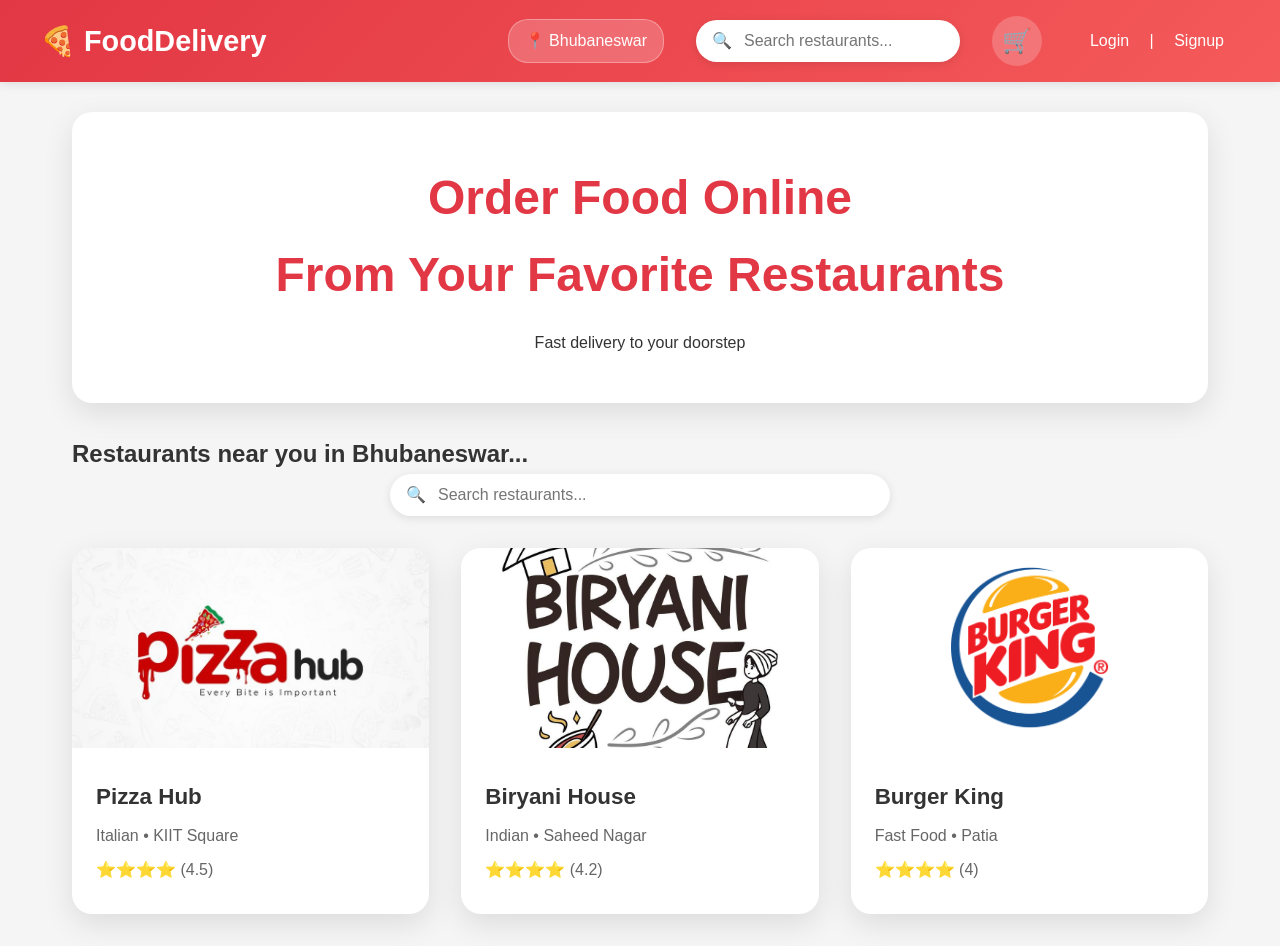
<file: index.html>
<!DOCTYPE html>
<html lang="en">
<head>
  <meta charset="UTF-8">
  <meta name="viewport" content="width=device-width, initial-scale=1.0">
  <title>Food Delivery - Home</title>
  <link rel="stylesheet" href="style.css">
</head>
<body>
  <div id="header-placeholder"></div>

  <main>
    <section class="hero">
      <h1>Order Food Online<br>From Your Favorite Restaurants</h1>
      <p>Fast delivery to your doorstep</p>
    </section>

    <div class="search-section">
      <h2>Restaurants near you in <span id="current-location">Bhubaneswar</span><span>...</span></h2>
      <div class="search-bar" style="max-width: 500px; margin: 0 auto 2rem;">
        <span class="search-icon">🔍</span>
        <input type="text" class="search-input" id="search-input" placeholder="Search restaurants..." oninput="searchRestaurants()">
      </div>
    </div>

    <section class="restaurants-section">
      <div id="cardContainer" class="restaurants-grid">
        <!-- Restaurants populated by JS -->
      </div>
    </section>
  </main>

  <script src="script.js"></script>
  <script>
    window.onload = function() {
      loadHeader();
      document.getElementById('current-location').textContent = currentLocation;
      displayRestaurants(restaurants);
    };
  </script>
</body>
</html>
</file>
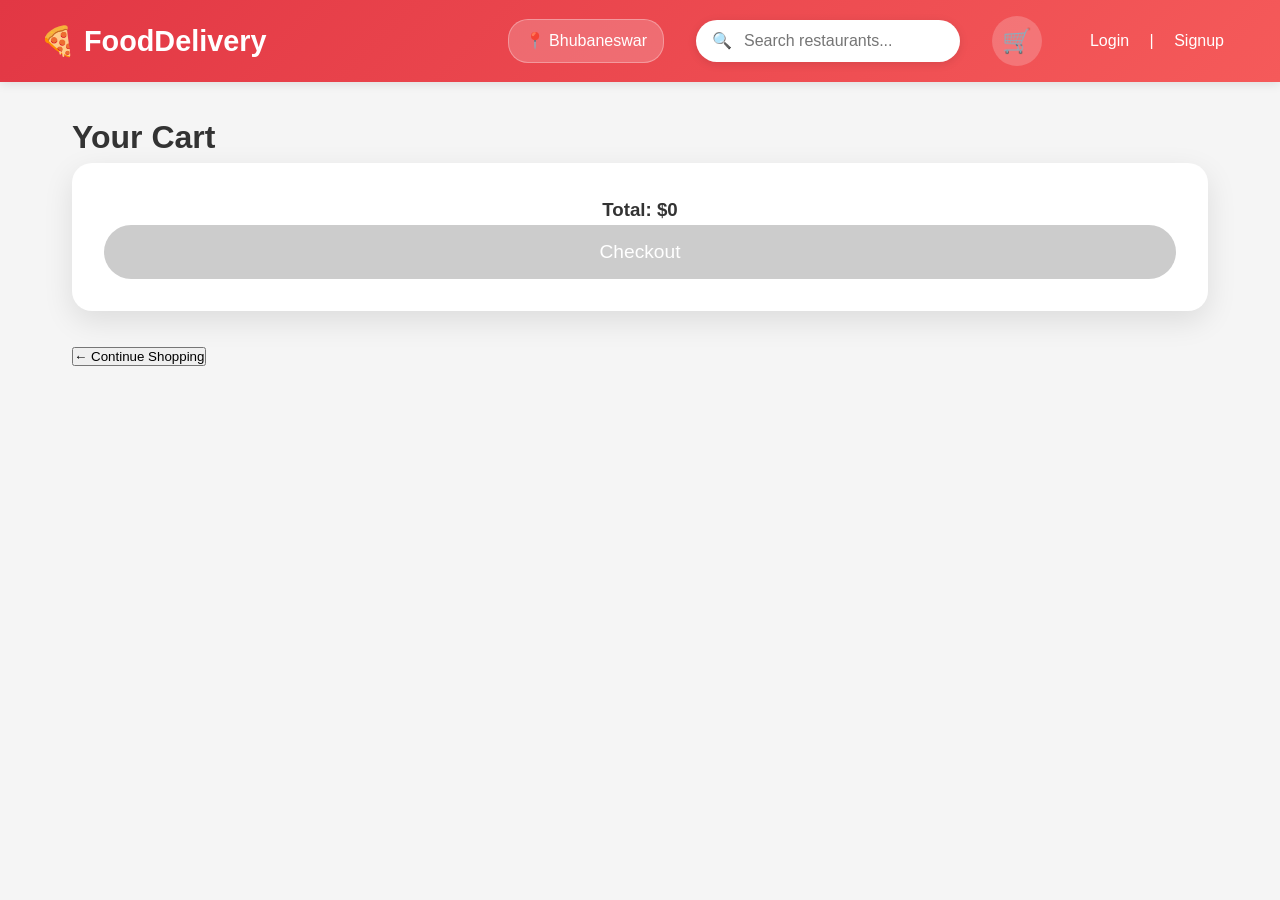
<file: cart.html>
<!DOCTYPE html>
<html lang="en">
<head>
  <meta charset="UTF-8">
  <meta name="viewport" content="width=device-width, initial-scale=1.0">
  <title>Cart - Food Delivery</title>
  <link rel="stylesheet" href="style.css">
</head>
<body>
  <!-- Header will be injected by JS -->
  <div id="header-placeholder"></div>

  <main class="cart-page">
    <h1>Your Cart</h1>
    <div id="cart-items-container">
      <!-- Cart items populated by JS -->
      <p id="empty-cart" class="empty-cart">Your cart is empty. <a href="index.html">Continue shopping</a></p>
    </div>
    <div class="cart-total">
      <h3>Total: $<span id="cart-total">0</span></h3>
      <button id="checkout-btn" onclick="checkout()" disabled>Checkout</button>
    </div>
    <button onclick="goHome()">← Continue Shopping</button>
  </main>

  <script src="script.js"></script>
  <script>
    window.onload = function() {
      loadHeader();
      displayCart();
    };
  </script>
</body>
</html>
</file>
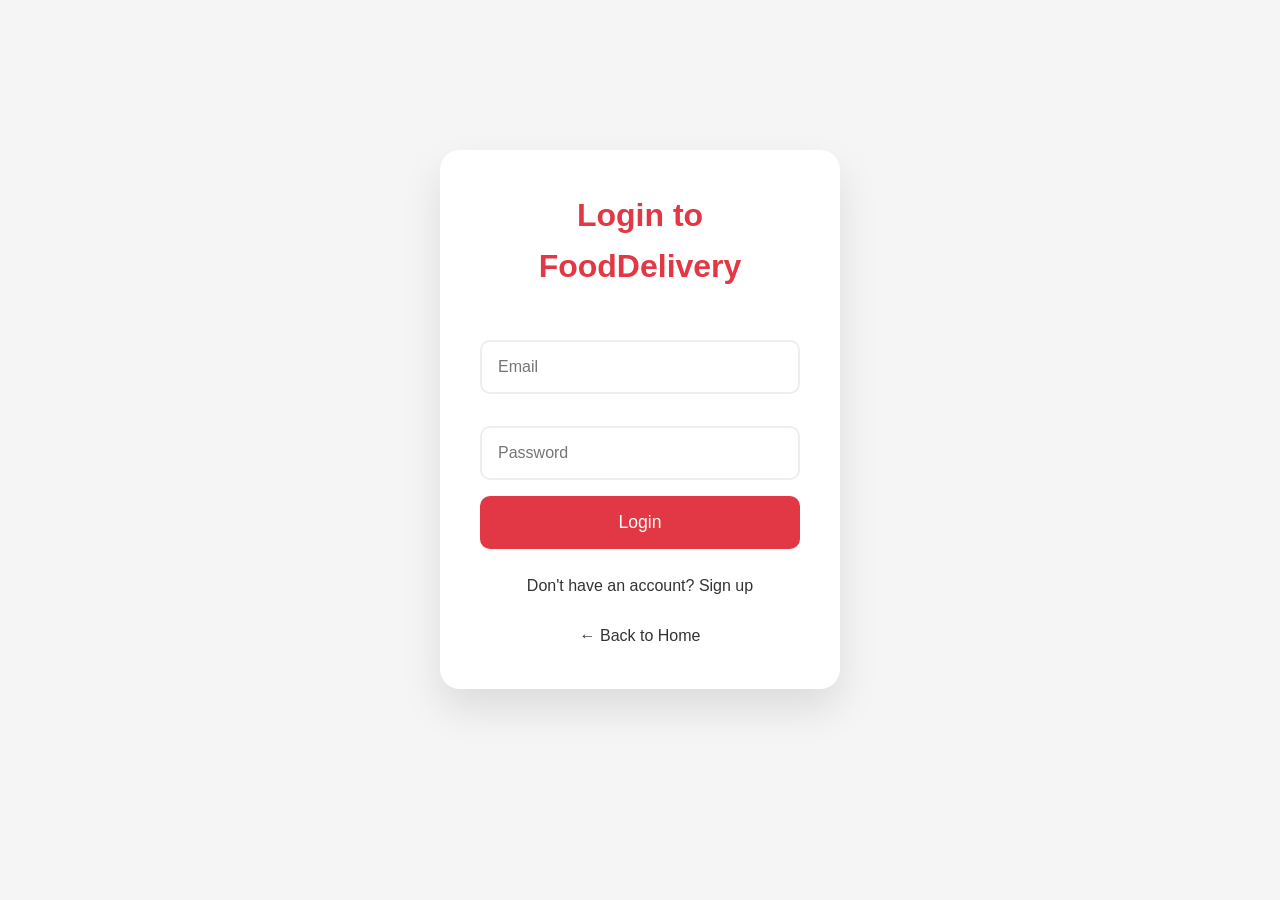
<file: login.html>
<!DOCTYPE html>
<html lang="en">
<head>
  <meta charset="UTF-8">
  <meta name="viewport" content="width=device-width, initial-scale=1.0">
  <title>Login - Food Delivery</title>
  <link rel="stylesheet" href="style.css">
</head>
<body class="auth-body">
  <div class="auth-container">
    <h2>Login to FoodDelivery</h2>
    <input type="email" id="email" placeholder="Email" required>
    <input type="password" id="password" placeholder="Password" required minlength="6">
    <button onclick="login()">Login</button>
    <p>Don't have an account? <a href="signup.html">Sign up</a></p>
    <p><a href="index.html">← Back to Home</a></p>
  </div>

  <script src="script.js"></script>
</body>
</html>
</file>
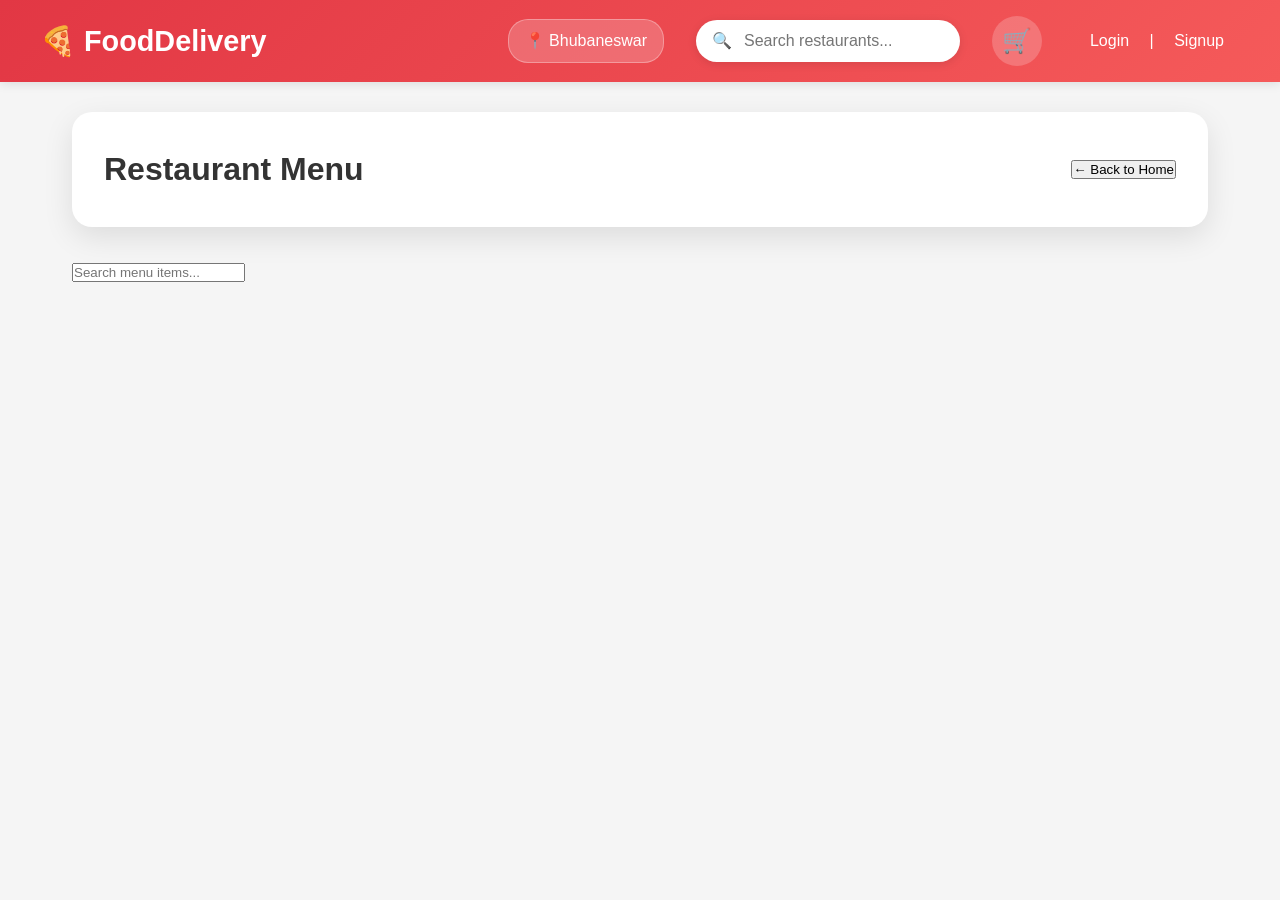
<file: menu.html>
<!DOCTYPE html>
<html lang="en">
<head>
  <meta charset="UTF-8">
  <meta name="viewport" content="width=device-width, initial-scale=1.0">
  <title>Menu - Food Delivery</title>
  <link rel="stylesheet" href="style.css">
</head>
<body>
  <!-- Header will be injected by JS -->
  <div id="header-placeholder"></div>

  <main class="menu-page">
    <div class="restaurant-header">
      <h1 id="restaurant-name">Restaurant Menu</h1>
      <button onclick="goHome()">← Back to Home</button>
    </div>
    <div class="search-bar">
      <input type="text" id="menu-search" placeholder="Search menu items..." oninput="searchMenu()">
    </div>
    <div id="menu-items-container" class="menu-grid">
      <!-- Menu items populated by JS -->
    </div>
  </main>

  <!-- Cart modal will be injected by JS -->

  <script src="script.js"></script>
  <script>
    // Load menu on page load
    window.onload = function() {
      loadHeader();
      // Get restaurant ID from URL or sessionStorage
      const urlParams = new URLSearchParams(window.location.search);
      const id = parseInt(urlParams.get('id')) || parseInt(sessionStorage.getItem('currentRestaurantId'));
      if (id) {
        sessionStorage.setItem('currentRestaurantId', id);
        const restaurant = getCurrentRestaurant();
        if (restaurant) {
          document.getElementById('restaurant-name').textContent = restaurant.name;
          displayMenu(restaurant);
        }
      }
    };
  </script>
</body>
</html>
</file>
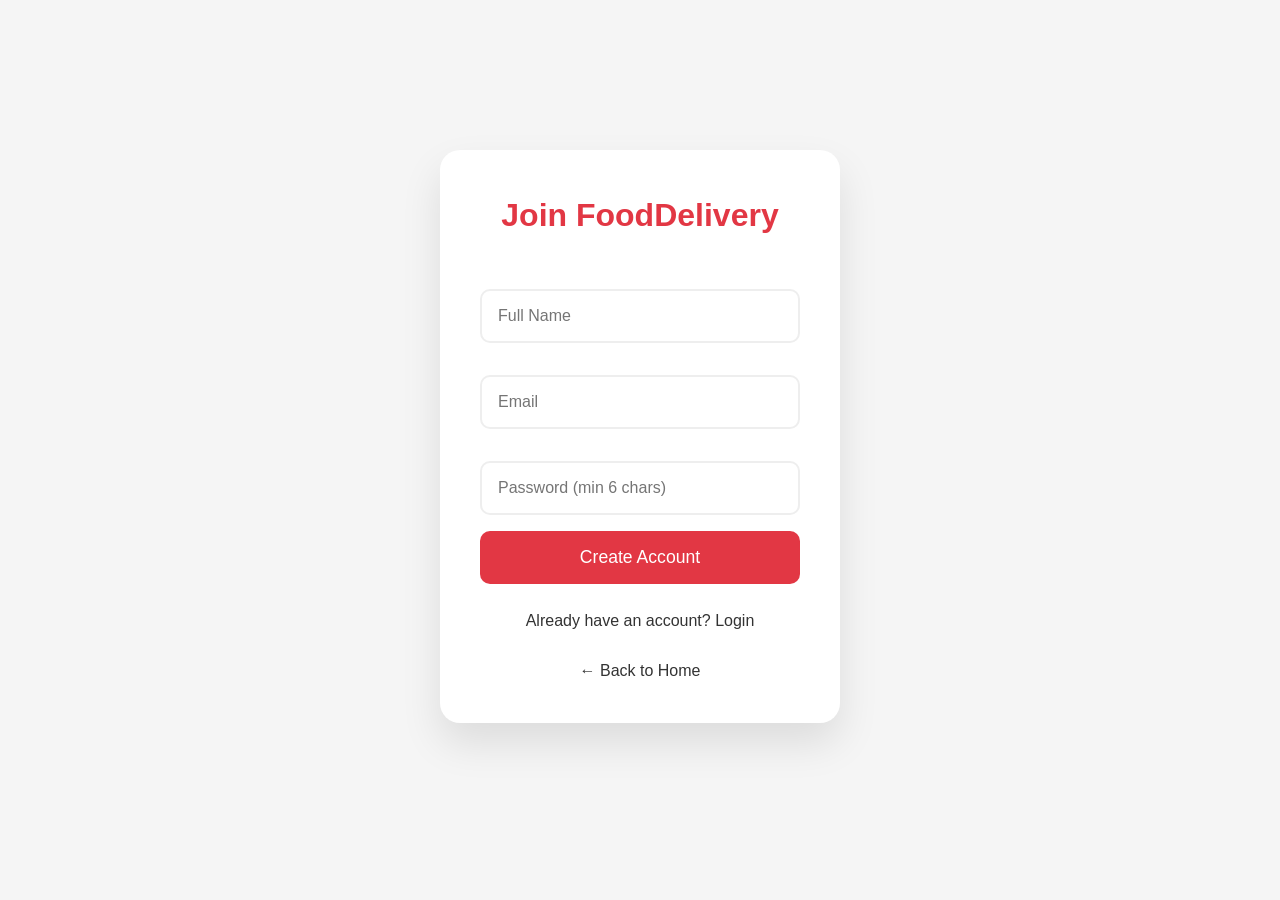
<file: signup.html>
<!DOCTYPE html>
<html lang="en">
<head>
  <meta charset="UTF-8">
  <meta name="viewport" content="width=device-width, initial-scale=1.0">
  <title>Signup - Food Delivery</title>
  <link rel="stylesheet" href="style.css">
</head>
<body class="auth-body">
  <div class="auth-container">
    <h2>Join FoodDelivery</h2>
    <input type="text" id="name" placeholder="Full Name" required>
    <input type="email" id="email" placeholder="Email" required>
    <input type="password" id="password" placeholder="Password (min 6 chars)" required minlength="6">
    <button onclick="signup()">Create Account</button>
    <p>Already have an account? <a href="login.html">Login</a></p>
    <p><a href="index.html">← Back to Home</a></p>
  </div>

  <script src="script.js"></script>
</body>
</html>
</file>
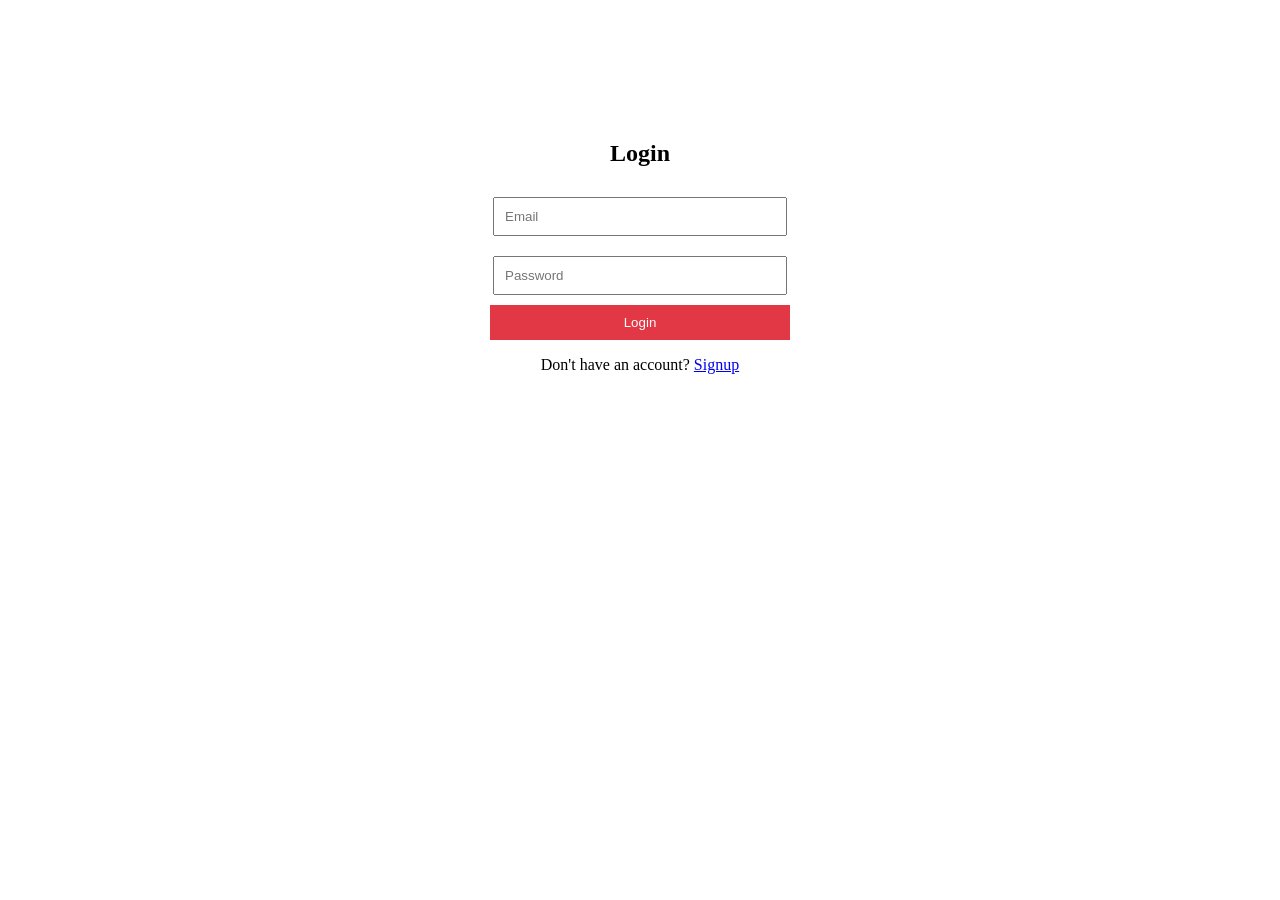
<file: frontend/login.html>
<!DOCTYPE html>
<html>
<head>
  <title>Login</title>
  <link rel="stylesheet" href="style.css">
</head>
<body>

<div class="auth-container">
  <h2>Login</h2>
  <input type="email" id="email" placeholder="Email">
  <input type="password" id="password" placeholder="Password">
  <button onclick="login()">Login</button>

  <p>Don't have an account? <a href="signup.html">Signup</a></p>
</div>

<script src="script.js"></script>
</body>
</html>
</file>
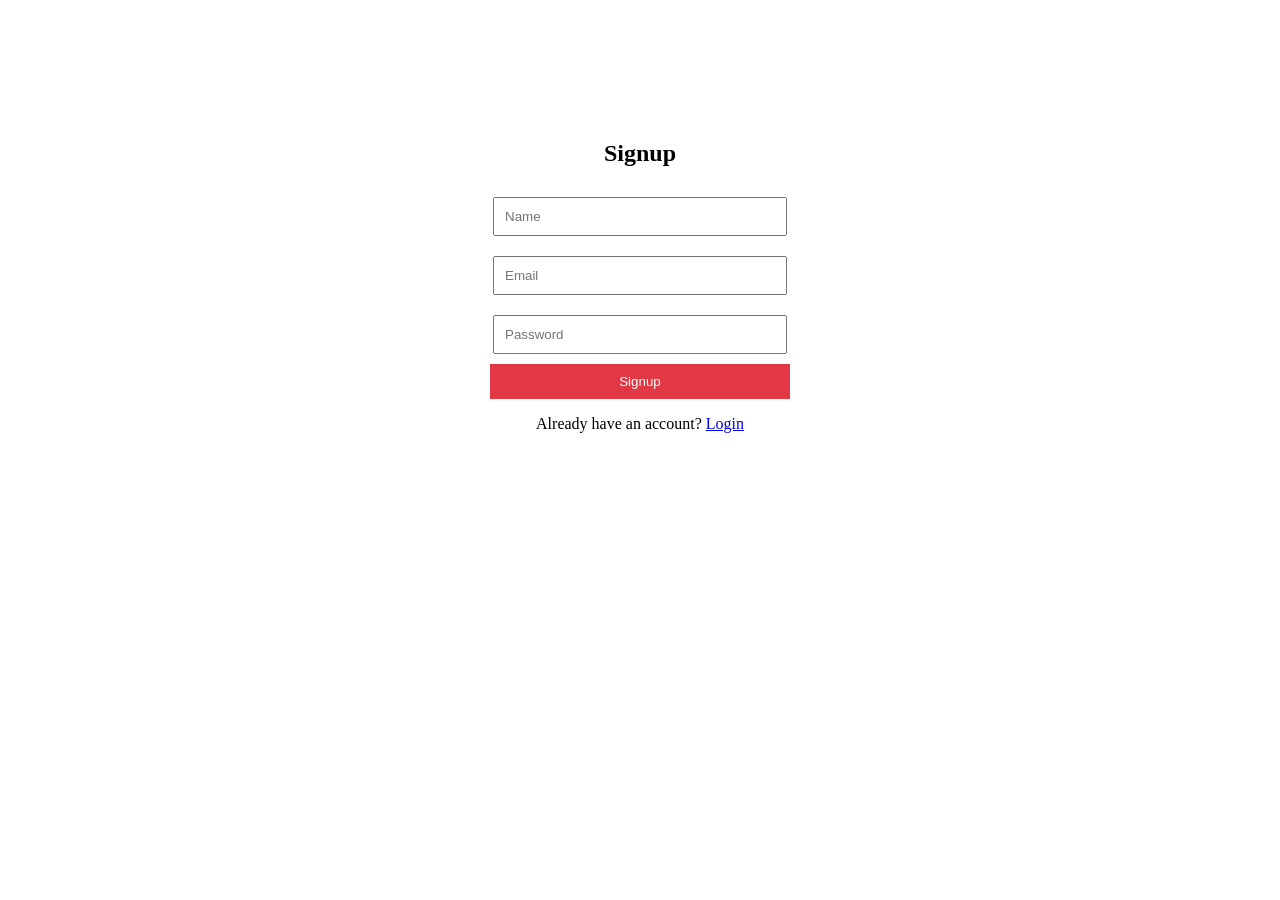
<file: frontend/signup.html>
<!DOCTYPE html>
<html>
<head>
  <title>Signup</title>
  <link rel="stylesheet" href="style.css">
</head>
<body>

<div class="auth-container">
  <h2>Signup</h2>
  <input type="text" id="name" placeholder="Name">
  <input type="email" id="email" placeholder="Email">
  <input type="password" id="password" placeholder="Password">
  <button onclick="signup()">Signup</button>

  <p>Already have an account? <a href="login.html">Login</a></p>
</div>

<script src="script.js"></script>
</body>
</html>
</file>
<file: style.css>
/* Food Delivery App Styles - Complete Responsive Design */

* {
  margin: 0;
  padding: 0;
  box-sizing: border-box;
}

body {
  font-family: 'Arial', sans-serif;
  background-color: #f5f5f5;
  color: #333;
  line-height: 1.6;
}

a { text-decoration: none; color: inherit; }

/* Header */
.header {
  background: linear-gradient(135deg, #e23744, #f55a5a);
  color: white;
  padding: 1rem 2rem;
  position: fixed;
  top: 0;
  width: 100%;
  z-index: 1000;
  box-shadow: 0 2px 10px rgba(0,0,0,0.1);
}

.header-content {
  max-width: 1200px;
  margin: 0 auto;
  display: flex;
  justify-content: space-between;
  align-items: center;
}

.logo {
  font-size: 1.8rem;
  font-weight: bold;
}

.nav-right {
  display: flex;
  align-items: center;
  gap: 2rem;
}

.location-btn {
  background: rgba(255,255,255,0.2);
  border: 1px solid rgba(255,255,255,0.3);
  padding: 0.5rem 1rem;
  border-radius: 20px;
  cursor: pointer;
  transition: all 0.3s;
}

.location-btn:hover { background: rgba(255,255,255,0.3); }

.search-bar {
  position: relative;
  max-width: 400px;
}

.search-input {
  width: 100%;
  padding: 0.75rem 1rem 0.75rem 3rem;
  border: none;
  border-radius: 25px;
  font-size: 1rem;
  box-shadow: 0 2px 10px rgba(0,0,0,0.1);
}

.search-icon {
  position: absolute;
  left: 1rem;
  top: 50%;
  transform: translateY(-50%);
  color: #666;
}

.cart-btn {
  position: relative;
  background: rgba(255,255,255,0.2);
  border: none;
  width: 50px;
  height: 50px;
  border-radius: 50%;
  cursor: pointer;
  transition: all 0.3s;
  display: flex;
  align-items: center;
  justify-content: center;
  font-size: 1.5rem;
}

.cart-btn:hover { background: rgba(255,255,255,0.3); transform: scale(1.05); }

.cart-count {
  position: absolute;
  top: -5px;
  right: -5px;
  background: #ff4444;
  color: white;
  border-radius: 50%;
  width: 20px;
  height: 20px;
  font-size: 0.8rem;
  display: flex;
  align-items: center;
  justify-content: center;
}

.auth-links a {
  color: white;
  padding: 0.5rem 1rem;
  border-radius: 20px;
  transition: background 0.3s;
}

.auth-links a:hover { background: rgba(255,255,255,0.2); }

/* Main content padding for fixed header */
main { margin-top: 80px; padding: 2rem; max-width: 1200px; margin-left: auto; margin-right: auto; }

/* Home page */
.hero {
  text-align: center;
  padding: 3rem 0;
  background: white;
  border-radius: 20px;
  margin-bottom: 2rem;
  box-shadow: 0 10px 30px rgba(0,0,0,0.1);
}

.hero h1 { font-size: 3rem; color: #e23744; margin-bottom: 1rem; }

.restaurants-grid {
  display: grid;
  grid-template-columns: repeat(auto-fill, minmax(300px, 1fr));
  gap: 2rem;
  margin-top: 2rem;
}

.card {
  background: white;
  border-radius: 20px;
  overflow: hidden;
  box-shadow: 0 10px 30px rgba(0,0,0,0.1);
  transition: transform 0.3s, box-shadow 0.3s;
  cursor: pointer;
}

.card:hover {
  transform: translateY(-10px);
  box-shadow: 0 20px 40px rgba(0,0,0,0.2);
}

.card img {
  width: 100%;
  height: 200px;
  object-fit: cover;
}

.card-content {
  padding: 1.5rem;
}

.card h3 { font-size: 1.4rem; margin-bottom: 0.5rem; color: #333; }

.card p { color: #666; margin-bottom: 0.5rem; }

/* Menu page */
.menu-page { margin-top: 80px; }

.restaurant-header {
  display: flex;
  justify-content: space-between;
  align-items: center;
  background: white;
  padding: 2rem;
  border-radius: 20px;
  margin-bottom: 2rem;
  box-shadow: 0 10px 30px rgba(0,0,0,0.1);
}

.menu-grid {
  display: grid;
  grid-template-columns: repeat(auto-fill, minmax(280px, 1fr));
  gap: 1.5rem;
}

.menu-item {
  background: white;
  border-radius: 15px;
  padding: 1.5rem;
  box-shadow: 0 5px 20px rgba(0,0,0,0.1);
  transition: transform 0.3s;
}

.menu-item:hover { transform: translateY(-5px); }

.menu-item img {
  width: 100%;
  height: 150px;
  object-fit: cover;
  border-radius: 10px;
  margin-bottom: 1rem;
}

.menu-item h4 { margin-bottom: 0.5rem; color: #333; }

.menu-item .price { font-size: 1.2rem; font-weight: bold; color: #e23744; margin-bottom: 1rem; }

.add-to-cart-btn {
  background: #e23744;
  color: white;
  border: none;
  padding: 0.75rem 1.5rem;
  border-radius: 25px;
  cursor: pointer;
  width: 100%;
  font-weight: bold;
  transition: background 0.3s;
}

.add-to-cart-btn:hover { background: #d52c3a; }

/* Cart page */
.cart-page { margin-top: 80px; }

.cart-items {
  display: flex;
  flex-direction: column;
  gap: 1rem;
  margin-bottom: 2rem;
}

.cart-item {
  background: white;
  padding: 1.5rem;
  border-radius: 15px;
  display: flex;
  justify-content: space-between;
  align-items: center;
  box-shadow: 0 5px 20px rgba(0,0,0,0.1);
}

.cart-item-info h4 { margin-bottom: 0.5rem; }

.cart-item-controls {
  display: flex;
  align-items: center;
  gap: 1rem;
}

.quantity-btn {
  background: #e23744;
  color: white;
  border: none;
  width: 30px;
  height: 30px;
  border-radius: 50%;
  cursor: pointer;
  display: flex;
  align-items: center;
  justify-content: center;
}

.remove-btn {
  background: #ff4444;
  color: white;
  border: none;
  padding: 0.5rem 1rem;
  border-radius: 20px;
  cursor: pointer;
}

.cart-total {
  background: white;
  padding: 2rem;
  border-radius: 20px;
  text-align: center;
  box-shadow: 0 10px 30px rgba(0,0,0,0.1);
  margin-bottom: 2rem;
}

#checkout-btn {
  background: #28a745;
  color: white;
  border: none;
  padding: 1rem 3rem;
  border-radius: 30px;
  font-size: 1.2rem;
  cursor: pointer;
  width: 100%;
  transition: background 0.3s;
}

#checkout-btn:hover:not(:disabled) { background: #218838; }

#checkout-btn:disabled { background: #ccc; cursor: not-allowed; }

.empty-cart { text-align: center; padding: 3rem; color: #666; font-size: 1.2rem; }

/* Auth pages */
.auth-container {
  width: 90%;
  max-width: 400px;
  margin: 150px auto;
  text-align: center;
  background: white;
  padding: 2.5rem;
  border-radius: 20px;
  box-shadow: 0 20px 40px rgba(0,0,0,0.1);
}

.auth-container h2 { color: #e23744; margin-bottom: 2rem; font-size: 2rem; }

.auth-container input {
  width: 100%;
  padding: 1rem;
  margin: 1rem 0;
  border: 2px solid #eee;
  border-radius: 10px;
  font-size: 1rem;
  transition: border-color 0.3s;
}

.auth-container input:focus {
  outline: none;
  border-color: #e23744;
}

.auth-container button {
  width: 100%;
  padding: 1rem;
  background: #e23744;
  color: white;
  border: none;
  border-radius: 10px;
  font-size: 1.1rem;
  cursor: pointer;
  transition: background 0.3s;
}

.auth-container button:hover { background: #d52c3a; }

.auth-container p { margin-top: 1.5rem; }

/* Modals */
.modal {
  display: none;
  position: fixed;
  top: 0;
  left: 0;
  width: 100%;
  height: 100%;
  background: rgba(0,0,0,0.5);
  z-index: 2000;
  align-items: center;
  justify-content: center;
}

.modal-content {
  background: white;
  padding: 2rem;
  border-radius: 20px;
  max-width: 90%;
  max-height: 90%;
  overflow-y: auto;
  position: relative;
}

.close-modal {
  position: absolute;
  top: 1rem;
  right: 1.5rem;
  font-size: 2rem;
  cursor: pointer;
  color: #666;
}

/* Buttons */
.btn {
  padding: 0.75rem 1.5rem;
  border: none;
  border-radius: 25px;
  cursor: pointer;
  font-weight: bold;
  transition: all 0.3s;
}

.btn-primary { background: #e23744; color: white; }

.btn-primary:hover { background: #d52c3a; }

.btn-secondary { background: #6c757d; color: white; }

.btn-secondary:hover { background: #545b62; }

/* Responsive */
@media (max-width: 768px) {
  .header-content { padding: 0 1rem; gap: 1rem; }
  
  .nav-right { gap: 1rem; }
  
  .search-bar { max-width: 250px; }
  
  .hero h1 { font-size: 2rem; }
  
  main { padding: 1rem; }
  
  .restaurant-header { flex-direction: column; gap: 1rem; text-align: center; }
  
  .cart-item { flex-direction: column; align-items: flex-start; gap: 1rem; }
}

@media (max-width: 480px) {
  .logo { font-size: 1.4rem; }
  
  .search-input { font-size: 0.9rem; }
  
  .restaurants-grid, .menu-grid { grid-template-columns: 1fr; }
}
</file>
<file: frontend/style.css>
.auth-container {
  width: 300px;
  margin: 100px auto;
  text-align: center;
  background: white;
  padding: 20px;
  border-radius: 10px;
}

.auth-container input {
  width: 90%;
  padding: 10px;
  margin: 10px 0;
}

.auth-container button {
  padding: 10px;
  width: 100%;
  background: #e23744;
  color: white;
  border: none;
}
</file>
